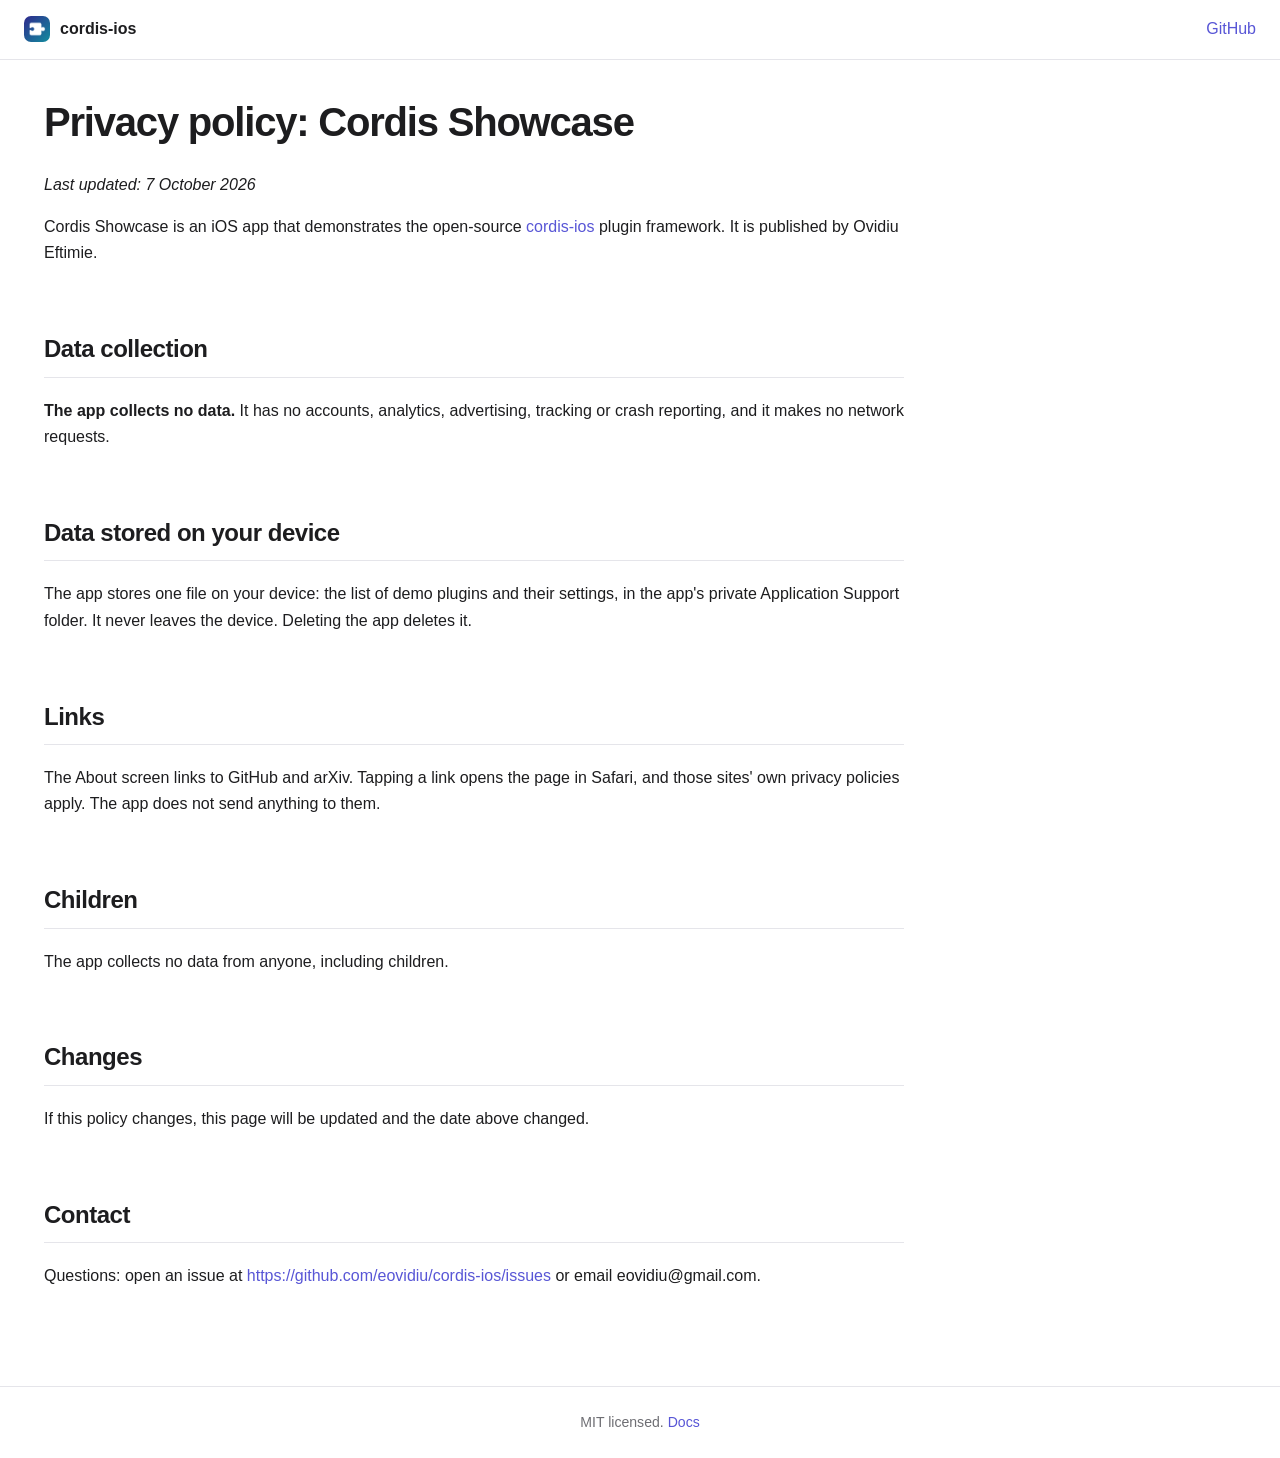
<file: docs/privacy.html>
<!doctype html>
<html lang="en">
<head>
  <meta charset="utf-8">
  <meta name="viewport" content="width=device-width, initial-scale=1">
  <title>Privacy policy: Cordis Showcase</title>
  <meta name="description" content="Privacy policy of the Cordis Showcase iOS app: the app collects no data.">
  <link rel="canonical" href="https://eovidiu.github.io/cordis-ios/privacy.html">
  <link rel="icon" href="assets/icon.png">
  <link rel="stylesheet" href="assets/site.css">
</head>
<body>
  <!-- Static copy of pages/privacy.md, readable without JavaScript. docs/check.sh keeps the two in sync. -->
  <header class="topbar">
    <a class="brand" href="./"><img src="assets/icon.png" alt="" width="26" height="26"> cordis-ios</a>
    <nav class="pages" aria-label="Pages"></nav>
    <a class="repo" href="https://github.com/eovidiu/cordis-ios">GitHub</a>
  </header>
  <div class="layout">
    <main>
      <h1>Privacy policy: Cordis Showcase</h1>
      <p><em>Last updated: 7 October 2026</em></p>
      <p>Cordis Showcase is an iOS app that demonstrates the open-source <a href="https://github.com/eovidiu/cordis-ios">cordis-ios</a> plugin framework. It is published by Ovidiu Eftimie.</p>
      <h2>Data collection</h2>
      <p><strong>The app collects no data.</strong> It has no accounts, analytics, advertising, tracking or crash reporting, and it makes no network requests.</p>
      <h2>Data stored on your device</h2>
      <p>The app stores one file on your device: the list of demo plugins and their settings, in the app's private Application Support folder. It never leaves the device. Deleting the app deletes it.</p>
      <h2>Links</h2>
      <p>The About screen links to GitHub and arXiv. Tapping a link opens the page in Safari, and those sites' own privacy policies apply. The app does not send anything to them.</p>
      <h2>Children</h2>
      <p>The app collects no data from anyone, including children.</p>
      <h2>Changes</h2>
      <p>If this policy changes, this page will be updated and the date above changed.</p>
      <h2>Contact</h2>
      <p>Questions: open an issue at <a href="https://github.com/eovidiu/cordis-ios/issues">https://github.com/eovidiu/cordis-ios/issues</a> or email eovidiu@gmail.com.</p>
    </main>
  </div>
  <footer class="footer">MIT licensed. <a href="docs.html#/home">Docs</a></footer>
</body>
</html>
</file>
<file: docs/assets/site.css>
/* Docs app (docs.html). Shares the landing page's palette; dark by default,
   light when the reader's system asks for it. */
:root {
  --bg: #0b0b0f;
  --fg: #f0f0f4;
  --muted: #a2a2ad;
  --line: #26262f;
  --panel: #16161d;
  --accent: #8d8bff;
  --code-bg: #1f1f24;
  --code-fg: #dfdfe6;
  --mono: ui-monospace, "SF Mono", SFMono-Regular, Menlo, Consolas, monospace;
  color-scheme: dark;
}

@media (prefers-color-scheme: light) {
  :root {
    --bg: #ffffff;
    --fg: #1d1d1f;
    --muted: #6e6e73;
    --line: #e5e5ea;
    --panel: #f5f5f7;
    --accent: #5856d6;
    color-scheme: light;
  }
}

* { box-sizing: border-box; }

body {
  margin: 0;
  background: var(--bg);
  color: var(--fg);
  font: 16px/1.65 -apple-system, BlinkMacSystemFont, "SF Pro Text", "Segoe UI", Roboto, sans-serif;
  -webkit-font-smoothing: antialiased;
}

a { color: var(--accent); text-decoration: none; }
a:hover { text-decoration: underline; }
:focus-visible { outline: 2px solid var(--accent); outline-offset: 2px; border-radius: 4px; }

.topbar {
  position: sticky;
  top: 0;
  z-index: 10;
  display: flex;
  align-items: center;
  gap: 24px;
  height: 60px;
  padding: 0 24px;
  background: color-mix(in srgb, var(--bg) 82%, transparent);
  backdrop-filter: saturate(160%) blur(14px);
  -webkit-backdrop-filter: saturate(160%) blur(14px);
  border-bottom: 1px solid var(--line);
}

.brand { display: flex; align-items: center; gap: 10px; color: var(--fg); font-weight: 650; white-space: nowrap; }
.brand img { border-radius: 7px; }
.brand .tag { font: 500 12px var(--mono); color: var(--muted); border: 1px solid var(--line); border-radius: 6px; padding: 1px 6px; }
.brand:hover { text-decoration: none; }

nav.pages { display: flex; gap: 2px; flex: 1; }
nav.pages a { padding: 6px 12px; border-radius: 8px; color: var(--muted); font-weight: 500; font-size: 15px; white-space: nowrap; }
nav.pages a:hover { color: var(--fg); text-decoration: none; }
nav.pages a[aria-current] { color: var(--fg); background: var(--panel); }
.repo { font-weight: 500; white-space: nowrap; }

.layout {
  display: grid;
  grid-template-columns: minmax(0, 1fr) 230px;
  gap: 56px;
  max-width: 1240px;
  margin: 0 auto;
  padding: 40px 24px 80px;
}

main { min-width: 0; max-width: 860px; }
main h1 { font-size: 2.5rem; line-height: 1.12; letter-spacing: -0.03em; margin-top: 0; }
main h2 { margin-top: 2.6em; padding-bottom: 8px; border-bottom: 1px solid var(--line); letter-spacing: -0.02em; }
main h3 { margin-top: 1.9em; letter-spacing: -0.01em; }
main :is(h1, h2, h3, h4) { scroll-margin-top: 76px; }
main img { max-width: 100%; height: auto; }
main > p > img { display: block; max-width: 300px; margin: 20px auto; border-radius: 34px; border: 8px solid #26262c; box-shadow: 0 20px 50px -20px rgb(0 0 0 / 0.6); }
main blockquote { margin: 16px 0; padding: 4px 16px; border-left: 3px solid var(--accent); color: var(--muted); }

code {
  font: 0.87em/1.5 var(--mono);
  background: var(--panel);
  border: 1px solid var(--line);
  padding: 0.08em 0.36em;
  border-radius: 6px;
}
pre {
  background: var(--code-bg);
  color: var(--code-fg);
  padding: 16px 18px;
  border-radius: 12px;
  overflow-x: auto;
  border: 1px solid #33333f;
}
pre code { background: none; border: 0; padding: 0; color: inherit; font-size: 13.5px; line-height: 1.65; }

table { border-collapse: collapse; width: 100%; margin: 18px 0; font-size: 0.94em; display: block; overflow-x: auto; }
th, td { text-align: left; padding: 9px 12px; border-bottom: 1px solid var(--line); vertical-align: top; }
th { color: var(--muted); font-weight: 600; }

.mermaid {
  margin: 22px 0;
  padding: 16px;
  /* C4 relation labels are unreadable on dark: diagrams render on white */
  background: #ffffff;
  border: 1px solid var(--line);
  border-radius: 12px;
  overflow-x: auto;
  text-align: center;
}
.mermaid svg { max-width: 100%; height: auto; }

.gallery {
  display: flex;
  gap: 16px;
  overflow-x: auto;
  padding: 8px 2px 16px;
  scroll-snap-type: x mandatory;
}
.gallery figure { margin: 0; flex: 0 0 210px; scroll-snap-align: start; text-align: center; }
.gallery img { width: 100%; border-radius: 30px; border: 7px solid #26262c; box-shadow: 0 10px 30px -10px rgb(0 0 0 / 0.5); }
.gallery figcaption { margin-top: 8px; color: var(--muted); font-size: 0.9em; }

#toc { position: sticky; top: 84px; align-self: start; max-height: calc(100vh - 110px); overflow-y: auto; font-size: 0.88em; }
#toc ul { list-style: none; margin: 0; padding: 0; border-left: 1px solid var(--line); }
#toc li a { display: block; padding: 4px 12px; color: var(--muted); }
#toc li.h3 a { padding-left: 24px; }
#toc li a:hover { color: var(--fg); text-decoration: none; }
.toc-title { margin: 0 0 10px; font: 600 11px var(--mono); color: var(--muted); text-transform: uppercase; letter-spacing: 0.08em; }

.footer { border-top: 1px solid var(--line); padding: 24px; color: var(--muted); font-size: 0.88em; text-align: center; }

/* Swift syntax colours (Xcode Default Dark), used by highlight.js */
.hljs-keyword, .hljs-literal { color: #fc5fa3; font-weight: 600; }
.hljs-built_in, .hljs-type, .hljs-title.class_ { color: #5dd8ff; }
.hljs-title.function_, .hljs-title { color: #67b7a4; }
.hljs-string { color: #fc6a5d; }
.hljs-number { color: #d0bf69; }
.hljs-comment { color: #7f8c98; font-style: italic; }
.hljs-meta, .hljs-attribute { color: #fd8f3f; }
.hljs-attr { color: #5dd8ff; }

@media (max-width: 960px) {
  .layout { grid-template-columns: minmax(0, 1fr); }
  #toc { display: none; }
  .topbar { position: static; flex-wrap: wrap; height: auto; gap: 4px 16px; padding: 10px 16px; }
  .repo { margin-left: auto; }
  nav.pages { order: 3; flex: 0 0 100%; overflow-x: auto; }
  main :is(h1, h2, h3, h4) { scroll-margin-top: 8px; }
}
</file>
